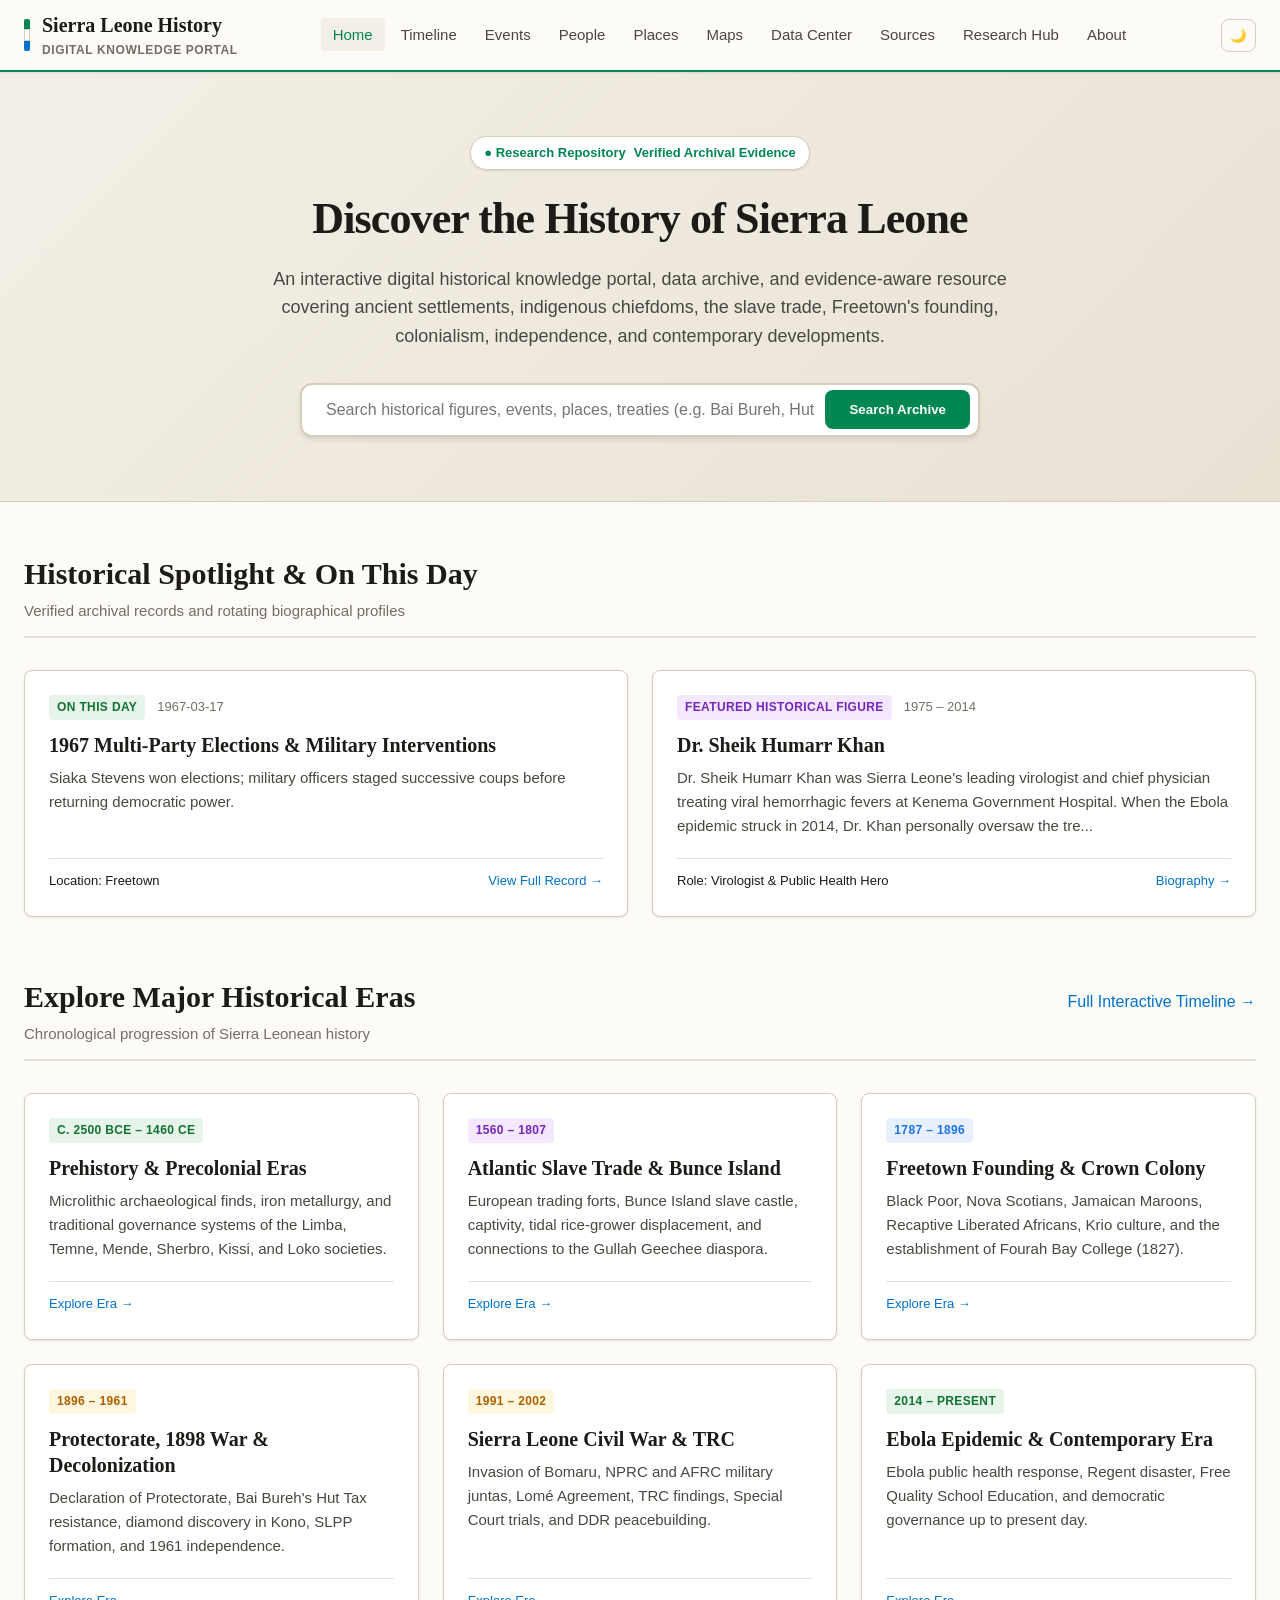
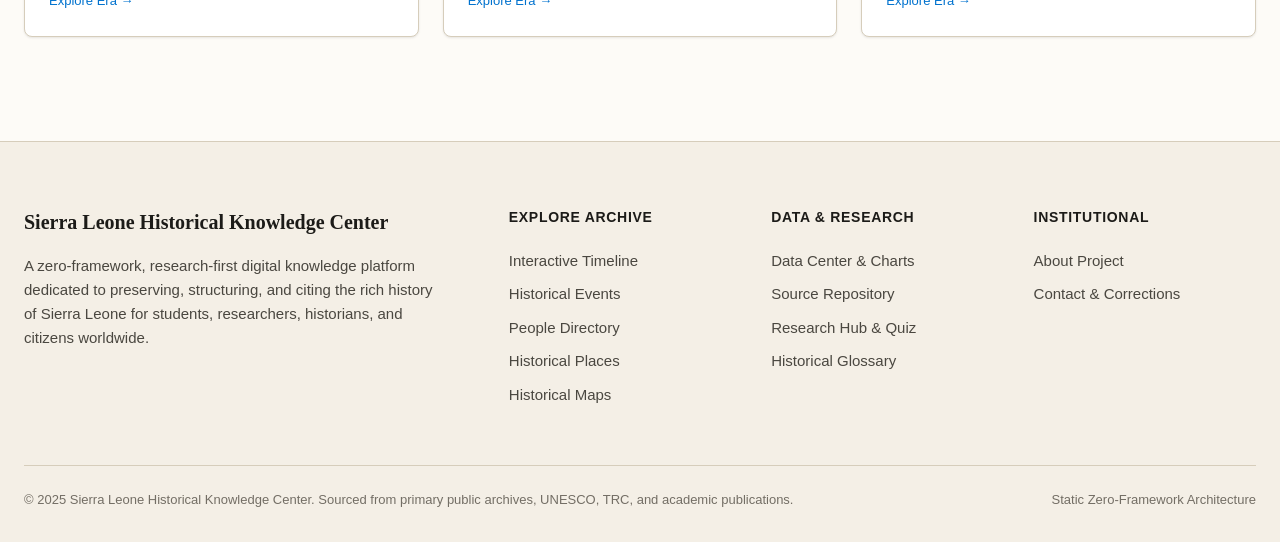
<file: index.html>
<!DOCTYPE html>
<html lang="en">
<head>
  <meta charset="UTF-8">
  <meta name="viewport" content="width=device-width, initial-scale=1.0">
  <title>Sierra Leone Historical Knowledge Center & Digital Archive</title>
  <meta name="description" content="Comprehensive research-oriented digital archive, historical data portal, timeline, and source library for the history of Sierra Leone.">
  <link rel="icon" href="assets/images/favicon.webp" type="image/webp">
  <link rel="stylesheet" href="css/style.css">
  <link rel="stylesheet" href="css/responsive.css">
  <link rel="stylesheet" href="css/print.css">
</head>
<body>
  <a href="#main-content" class="skip-link">Skip to main content</a>

  <header class="site-header">
    <div class="header-container">
      <a href="index.html" class="brand-logo">
        <div class="brand-flag-stripe">
          <span class="flag-green"></span>
          <span class="flag-white"></span>
          <span class="flag-blue"></span>
        </div>
        <div>
          <span>Sierra Leone History</span>
          <span class="brand-title-sub">Digital Knowledge Portal</span>
        </div>
      </a>

      <nav class="main-nav" id="main-nav">
        <ul class="nav-links">
          <li><a href="index.html" class="nav-link active">Home</a></li>
          <li><a href="timeline.html" class="nav-link">Timeline</a></li>
          <li><a href="events.html" class="nav-link">Events</a></li>
          <li><a href="people.html" class="nav-link">People</a></li>
          <li><a href="places.html" class="nav-link">Places</a></li>
          <li><a href="maps.html" class="nav-link">Maps</a></li>
          <li><a href="data.html" class="nav-link">Data Center</a></li>
          <li><a href="sources.html" class="nav-link">Sources</a></li>
          <li><a href="research.html" class="nav-link">Research Hub</a></li>
          <li><a href="about.html" class="nav-link">About</a></li>
        </ul>
      </nav>

      <div class="header-controls">
        <button id="theme-toggle-btn" class="btn-icon" aria-label="Toggle dark mode">🌙</button>
        <button id="mobile-nav-toggle" class="btn-icon mobile-nav-toggle" aria-label="Toggle navigation" aria-expanded="false">☰</button>
      </div>
    </div>
  </header>

  <section class="hero-section">
    <div class="hero-content">
      <div class="hero-badge">
        <span>● Research Repository</span>
        <span>Verified Archival Evidence</span>
      </div>
      <h1 class="hero-title">Discover the History of Sierra Leone</h1>
      <p class="hero-subtitle">An interactive digital historical knowledge portal, data archive, and evidence-aware resource covering ancient settlements, indigenous chiefdoms, the slave trade, Freetown's founding, colonialism, independence, and contemporary developments.</p>

      <div class="search-container">
        <form id="search-form" action="events.html" method="GET">
          <div class="search-input-wrapper">
            <input type="text" id="search-input" class="search-input" placeholder="Search historical figures, events, places, treaties (e.g. Bai Bureh, Hut Tax, Bunce Island)..." aria-label="Search historical record">
            <button type="submit" class="search-btn">Search Archive</button>
          </div>
        </form>
      </div>
    </div>
  </section>

  <main id="main-content" class="main-content">
    <div id="search-results-container"></div>

    <section style="margin-bottom: 3.5rem;">
      <div class="section-header">
        <div>
          <h2 class="section-title">Historical Spotlight & On This Day</h2>
          <span class="section-subtitle">Verified archival records and rotating biographical profiles</span>
        </div>
      </div>
      <div class="grid-2">
        <div id="on-this-day-card" class="card"></div>
        <div id="featured-spotlight-card" class="card"></div>
      </div>
    </section>

    <section style="margin-bottom: 3.5rem;">
      <div class="section-header">
        <div>
          <h2 class="section-title">Explore Major Historical Eras</h2>
          <span class="section-subtitle">Chronological progression of Sierra Leonean history</span>
        </div>
        <a href="timeline.html">Full Interactive Timeline →</a>
      </div>
      <div class="grid-3">
        <div class="card">
          <div class="card-meta"><span class="badge badge-primary">c. 2500 BCE – 1460 CE</span></div>
          <h3 class="card-title">Prehistory & Precolonial Eras</h3>
          <p class="card-body">Microlithic archaeological finds, iron metallurgy, and traditional governance systems of the Limba, Temne, Mende, Sherbro, Kissi, and Loko societies.</p>
          <div class="card-footer"><a href="timeline.html#prehistory">Explore Era →</a></div>
        </div>
        <div class="card">
          <div class="card-meta"><span class="badge badge-archival">1560 – 1807</span></div>
          <h3 class="card-title">Atlantic Slave Trade & Bunce Island</h3>
          <p class="card-body">European trading forts, Bunce Island slave castle, captivity, tidal rice-grower displacement, and connections to the Gullah Geechee diaspora.</p>
          <div class="card-footer"><a href="timeline.html#slave-trade">Explore Era →</a></div>
        </div>
        <div class="card">
          <div class="card-meta"><span class="badge badge-official">1787 – 1896</span></div>
          <h3 class="card-title">Freetown Founding & Crown Colony</h3>
          <p class="card-body">Black Poor, Nova Scotians, Jamaican Maroons, Recaptive Liberated Africans, Krio culture, and the establishment of Fourah Bay College (1827).</p>
          <div class="card-footer"><a href="timeline.html#freetown-founding">Explore Era →</a></div>
        </div>
        <div class="card">
          <div class="card-meta"><span class="badge badge-disputed">1896 – 1961</span></div>
          <h3 class="card-title">Protectorate, 1898 War & Decolonization</h3>
          <p class="card-body">Declaration of Protectorate, Bai Bureh's Hut Tax resistance, diamond discovery in Kono, SLPP formation, and 1961 independence.</p>
          <div class="card-footer"><a href="timeline.html#protectorate-era">Explore Era →</a></div>
        </div>
        <div class="card">
          <div class="card-meta"><span class="badge badge-disputed">1991 – 2002</span></div>
          <h3 class="card-title">Sierra Leone Civil War & TRC</h3>
          <p class="card-body">Invasion of Bomaru, NPRC and AFRC military juntas, Lomé Agreement, TRC findings, Special Court trials, and DDR peacebuilding.</p>
          <div class="card-footer"><a href="timeline.html#civil-war">Explore Era →</a></div>
        </div>
        <div class="card">
          <div class="card-meta"><span class="badge badge-primary">2014 – Present</span></div>
          <h3 class="card-title">Ebola Epidemic & Contemporary Era</h3>
          <p class="card-body">Ebola public health response, Regent disaster, Free Quality School Education, and democratic governance up to present day.</p>
          <div class="card-footer"><a href="timeline.html#contemporary">Explore Era →</a></div>
        </div>
      </div>
    </section>
  </main>

  <footer class="site-footer">
    <div class="footer-container">
      <div class="footer-col-about">
        <div class="footer-logo">Sierra Leone Historical Knowledge Center</div>
        <p>A zero-framework, research-first digital knowledge platform dedicated to preserving, structuring, and citing the rich history of Sierra Leone for students, researchers, historians, and citizens worldwide.</p>
      </div>
      <div>
        <h4 class="footer-title">Explore Archive</h4>
        <ul class="footer-links">
          <li><a href="timeline.html">Interactive Timeline</a></li>
          <li><a href="events.html">Historical Events</a></li>
          <li><a href="people.html">People Directory</a></li>
          <li><a href="places.html">Historical Places</a></li>
          <li><a href="maps.html">Historical Maps</a></li>
        </ul>
      </div>
      <div>
        <h4 class="footer-title">Data & Research</h4>
        <ul class="footer-links">
          <li><a href="data.html">Data Center & Charts</a></li>
          <li><a href="sources.html">Source Repository</a></li>
          <li><a href="research.html">Research Hub & Quiz</a></li>
          <li><a href="glossary.html">Historical Glossary</a></li>
        </ul>
      </div>
      <div>
        <h4 class="footer-title">Institutional</h4>
        <ul class="footer-links">
          <li><a href="about.html">About Project</a></li>
          <li><a href="contact.html">Contact & Corrections</a></li>
        </ul>
      </div>
    </div>
    <div class="footer-bottom">
      <span>© 2025 Sierra Leone Historical Knowledge Center. Sourced from primary public archives, UNESCO, TRC, and academic publications.</span>
      <span>Static Zero-Framework Architecture</span>
    </div>
  </footer>

  <script src="js/app.js"></script>
  <script src="js/search.js"></script>
</body>
</html>
</file>
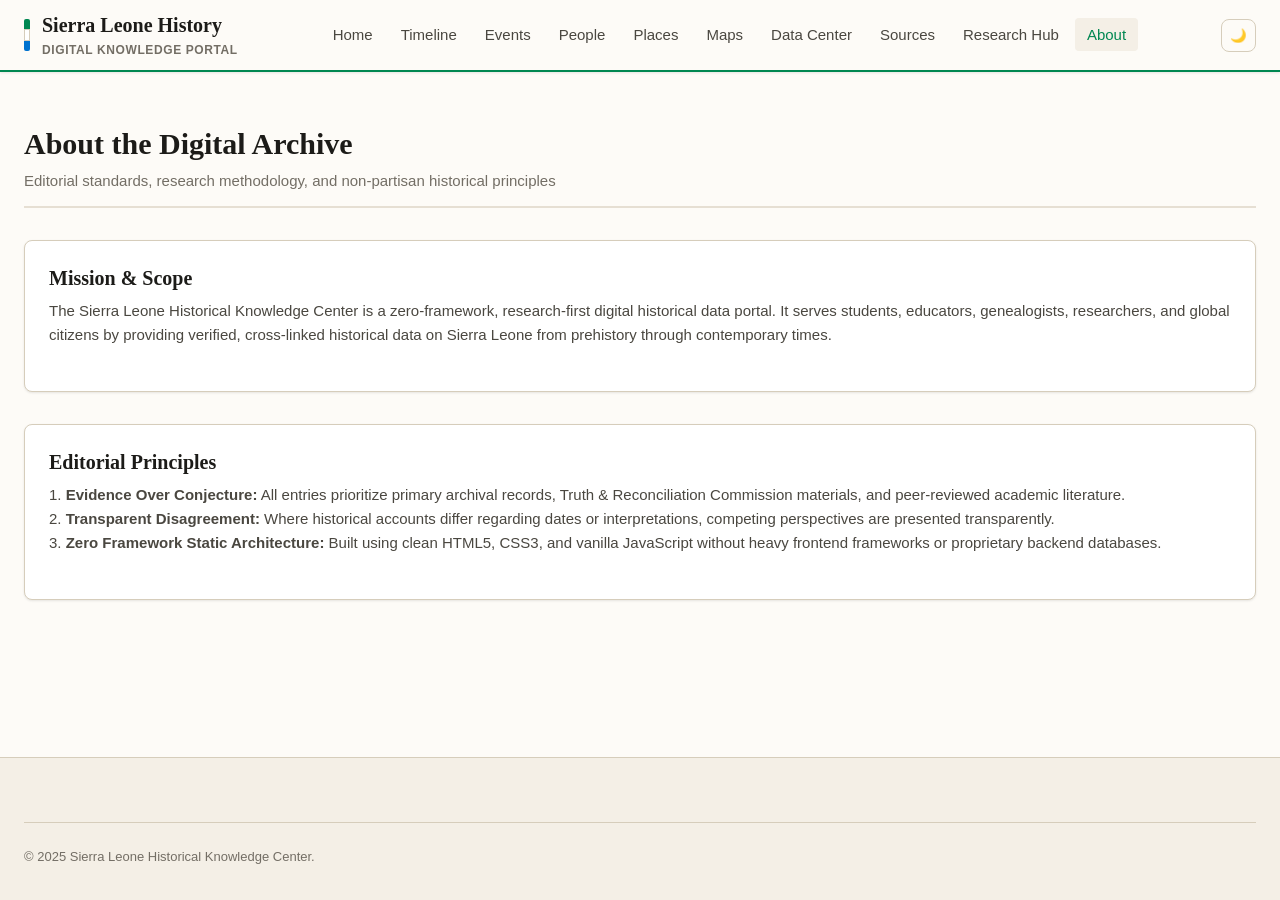
<file: about.html>
<!DOCTYPE html>
<html lang="en">
<head>
  <meta charset="UTF-8">
  <meta name="viewport" content="width=device-width, initial-scale=1.0">
  <title>About the Project — Sierra Leone History Archive</title>
  <link rel="stylesheet" href="css/style.css">
  <link rel="stylesheet" href="css/responsive.css">
  <link rel="stylesheet" href="css/print.css">
  <link rel="icon" href="assets/images/favicon.webp" type="image/webp">
</head>
<body>
  <header class="site-header">
    <div class="header-container">
      <a href="index.html" class="brand-logo">
        <div class="brand-flag-stripe">
          <span class="flag-green"></span>
          <span class="flag-white"></span>
          <span class="flag-blue"></span>
        </div>
        <div>
          <span>Sierra Leone History</span>
          <span class="brand-title-sub">Digital Knowledge Portal</span>
        </div>
      </a>
      <nav class="main-nav" id="main-nav">
        <ul class="nav-links">
          <li><a href="index.html" class="nav-link">Home</a></li>
          <li><a href="timeline.html" class="nav-link">Timeline</a></li>
          <li><a href="events.html" class="nav-link">Events</a></li>
          <li><a href="people.html" class="nav-link">People</a></li>
          <li><a href="places.html" class="nav-link">Places</a></li>
          <li><a href="maps.html" class="nav-link">Maps</a></li>
          <li><a href="data.html" class="nav-link">Data Center</a></li>
          <li><a href="sources.html" class="nav-link">Sources</a></li>
          <li><a href="research.html" class="nav-link">Research Hub</a></li>
          <li><a href="about.html" class="nav-link active">About</a></li>
        </ul>
      </nav>
      <div class="header-controls">
        <button id="theme-toggle-btn" class="btn-icon">🌙</button>
        <button id="mobile-nav-toggle" class="btn-icon mobile-nav-toggle">☰</button>
      </div>
    </div>
  </header>

  <main class="main-content">
    <div class="section-header">
      <div>
        <h1 class="section-title">About the Digital Archive</h1>
        <span class="section-subtitle">Editorial standards, research methodology, and non-partisan historical principles</span>
      </div>
    </div>

    <div class="card" style="margin-bottom: 2rem;">
      <h3 class="card-title">Mission & Scope</h3>
      <p class="card-body">The Sierra Leone Historical Knowledge Center is a zero-framework, research-first digital historical data portal. It serves students, educators, genealogists, researchers, and global citizens by providing verified, cross-linked historical data on Sierra Leone from prehistory through contemporary times.</p>
    </div>

    <div class="card" style="margin-bottom: 2rem;">
      <h3 class="card-title">Editorial Principles</h3>
      <p class="card-body">
        1. <strong>Evidence Over Conjecture:</strong> All entries prioritize primary archival records, Truth & Reconciliation Commission materials, and peer-reviewed academic literature.<br>
        2. <strong>Transparent Disagreement:</strong> Where historical accounts differ regarding dates or interpretations, competing perspectives are presented transparently.<br>
        3. <strong>Zero Framework Static Architecture:</strong> Built using clean HTML5, CSS3, and vanilla JavaScript without heavy frontend frameworks or proprietary backend databases.
      </p>
    </div>
  </main>

  <footer class="site-footer">
    <div class="footer-bottom">
      <span>© 2025 Sierra Leone Historical Knowledge Center.</span>
    </div>
  </footer>

  <script src="js/app.js"></script>
</body>
</html>
</file>
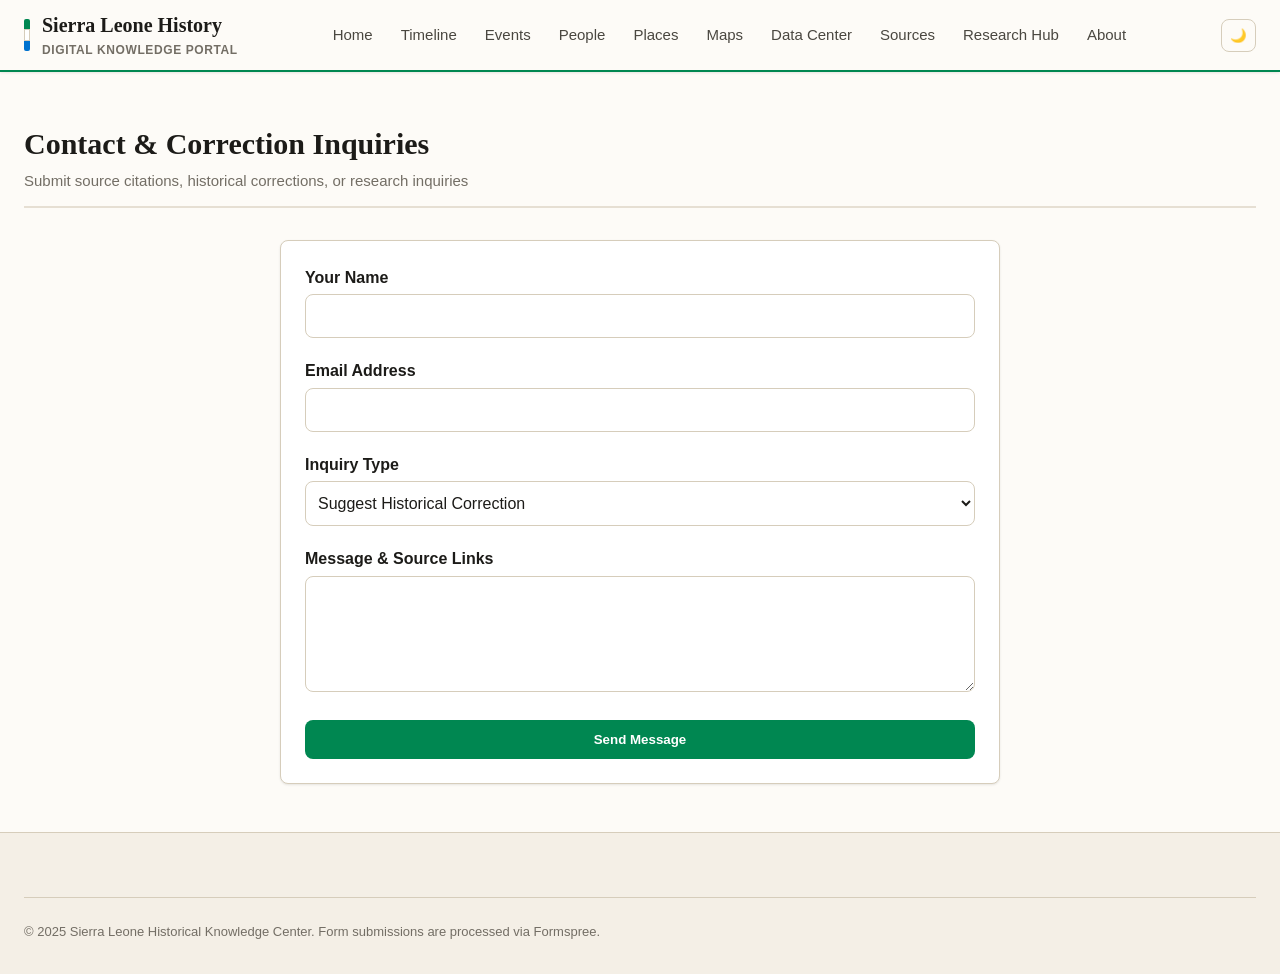
<file: contact.html>
<!DOCTYPE html>
<html lang="en">
<head>
  <meta charset="UTF-8">
  <meta name="viewport" content="width=device-width, initial-scale=1.0">
  <title>Contact & Research Inquiries — Sierra Leone History Archive</title>
  <link rel="stylesheet" href="css/style.css">
  <link rel="stylesheet" href="css/responsive.css">
  <link rel="stylesheet" href="css/print.css">
  <link rel="icon" href="assets/images/favicon.webp" type="image/webp">
</head>
<body>
  <header class="site-header">
    <div class="header-container">
      <a href="index.html" class="brand-logo">
        <div class="brand-flag-stripe">
          <span class="flag-green"></span>
          <span class="flag-white"></span>
          <span class="flag-blue"></span>
        </div>
        <div>
          <span>Sierra Leone History</span>
          <span class="brand-title-sub">Digital Knowledge Portal</span>
        </div>
      </a>
      <nav class="main-nav" id="main-nav">
        <ul class="nav-links">
          <li><a href="index.html" class="nav-link">Home</a></li>
          <li><a href="timeline.html" class="nav-link">Timeline</a></li>
          <li><a href="events.html" class="nav-link">Events</a></li>
          <li><a href="people.html" class="nav-link">People</a></li>
          <li><a href="places.html" class="nav-link">Places</a></li>
          <li><a href="maps.html" class="nav-link">Maps</a></li>
          <li><a href="data.html" class="nav-link">Data Center</a></li>
          <li><a href="sources.html" class="nav-link">Sources</a></li>
          <li><a href="research.html" class="nav-link">Research Hub</a></li>
          <li><a href="about.html" class="nav-link">About</a></li>
        </ul>
      </nav>
      <div class="header-controls">
        <button id="theme-toggle-btn" class="btn-icon">🌙</button>
        <button id="mobile-nav-toggle" class="btn-icon mobile-nav-toggle">☰</button>
      </div>
    </div>
  </header>

  <main class="main-content">
    <div class="section-header">
      <div>
        <h1 class="section-title">Contact & Correction Inquiries</h1>
        <span class="section-subtitle">Submit source citations, historical corrections, or research inquiries</span>
      </div>
    </div>

    <div class="card" style="max-width: 720px; margin: 0 auto;">
      <form action="https://formspree.io/f/YOUR_FORMSPREE_ID" method="POST" style="display: flex; flex-direction: column; gap: 1.25rem;">
        <div>
          <label for="name" style="display: block; font-weight: 600; margin-bottom: 0.25rem;">Your Name</label>
          <input type="text" id="name" name="name" required class="search-input" style="border: 1px solid var(--border-color); width: 100%; border-radius: var(--radius-md);">
        </div>
        <div>
          <label for="email" style="display: block; font-weight: 600; margin-bottom: 0.25rem;">Email Address</label>
          <input type="email" id="email" name="email" required class="search-input" style="border: 1px solid var(--border-color); width: 100%; border-radius: var(--radius-md);">
        </div>
        <div>
          <label for="subject" style="display: block; font-weight: 600; margin-bottom: 0.25rem;">Inquiry Type</label>
          <select id="subject" name="subject" class="search-input" style="border: 1px solid var(--border-color); width: 100%; border-radius: var(--radius-md);">
            <option value="correction">Suggest Historical Correction</option>
            <option value="source">Provide Primary Source Citation</option>
            <option value="general">General Research Inquiry</option>
          </select>
        </div>
        <div>
          <label for="message" style="display: block; font-weight: 600; margin-bottom: 0.25rem;">Message & Source Links</label>
          <textarea id="message" name="message" rows="5" required class="search-input" style="border: 1px solid var(--border-color); width: 100%; border-radius: var(--radius-md); font-family: var(--font-sans);"></textarea>
        </div>
        <button type="submit" class="search-btn">Send Message</button>
      </form>
    </div>
  </main>

  <footer class="site-footer">
    <div class="footer-bottom">
      <span>© 2025 Sierra Leone Historical Knowledge Center. Form submissions are processed via Formspree.</span>
    </div>
  </footer>

  <script src="js/app.js"></script>
</body>
</html>
</file>
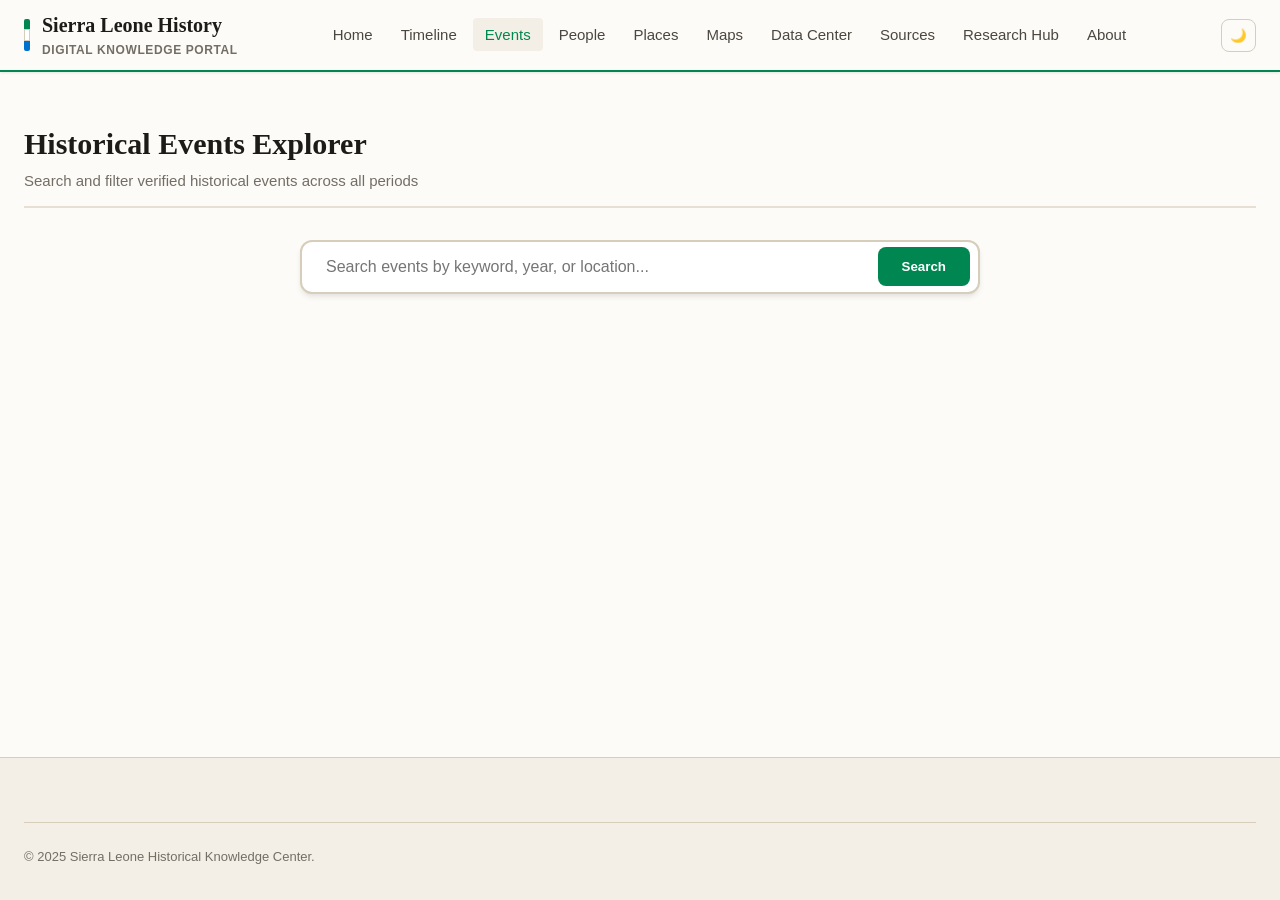
<file: events.html>
<!DOCTYPE html>
<html lang="en">
<head>
  <meta charset="UTF-8">
  <meta name="viewport" content="width=device-width, initial-scale=1.0">
  <title>Historical Events Explorer — Sierra Leone History Archive</title>
  <link rel="stylesheet" href="css/style.css">
  <link rel="stylesheet" href="css/responsive.css">
  <link rel="stylesheet" href="css/print.css">
  <link rel="icon" href="assets/images/favicon.webp" type="image/webp">
</head>
<body>
  <header class="site-header">
    <div class="header-container">
      <a href="index.html" class="brand-logo">
        <div class="brand-flag-stripe">
          <span class="flag-green"></span>
          <span class="flag-white"></span>
          <span class="flag-blue"></span>
        </div>
        <div>
          <span>Sierra Leone History</span>
          <span class="brand-title-sub">Digital Knowledge Portal</span>
        </div>
      </a>
      <nav class="main-nav" id="main-nav">
        <ul class="nav-links">
          <li><a href="index.html" class="nav-link">Home</a></li>
          <li><a href="timeline.html" class="nav-link">Timeline</a></li>
          <li><a href="events.html" class="nav-link active">Events</a></li>
          <li><a href="people.html" class="nav-link">People</a></li>
          <li><a href="places.html" class="nav-link">Places</a></li>
          <li><a href="maps.html" class="nav-link">Maps</a></li>
          <li><a href="data.html" class="nav-link">Data Center</a></li>
          <li><a href="sources.html" class="nav-link">Sources</a></li>
          <li><a href="research.html" class="nav-link">Research Hub</a></li>
          <li><a href="about.html" class="nav-link">About</a></li>
        </ul>
      </nav>
      <div class="header-controls">
        <button id="theme-toggle-btn" class="btn-icon">🌙</button>
        <button id="mobile-nav-toggle" class="btn-icon mobile-nav-toggle">☰</button>
      </div>
    </div>
  </header>

  <main class="main-content">
    <div class="section-header">
      <div>
        <h1 class="section-title">Historical Events Explorer</h1>
        <span class="section-subtitle">Search and filter verified historical events across all periods</span>
      </div>
    </div>

    <div class="search-container" style="margin-bottom: 2rem;">
      <form id="search-form" onsubmit="event.preventDefault();">
        <div class="search-input-wrapper">
          <input type="text" id="search-input" class="search-input" placeholder="Search events by keyword, year, or location...">
          <button type="submit" class="search-btn">Search</button>
        </div>
      </form>
    </div>

    <div id="search-results-container"></div>
  </main>

  <footer class="site-footer">
    <div class="footer-bottom">
      <span>© 2025 Sierra Leone Historical Knowledge Center.</span>
    </div>
  </footer>

  <script src="js/app.js"></script>
  <script src="js/search.js"></script>
</body>
</html>
</file>
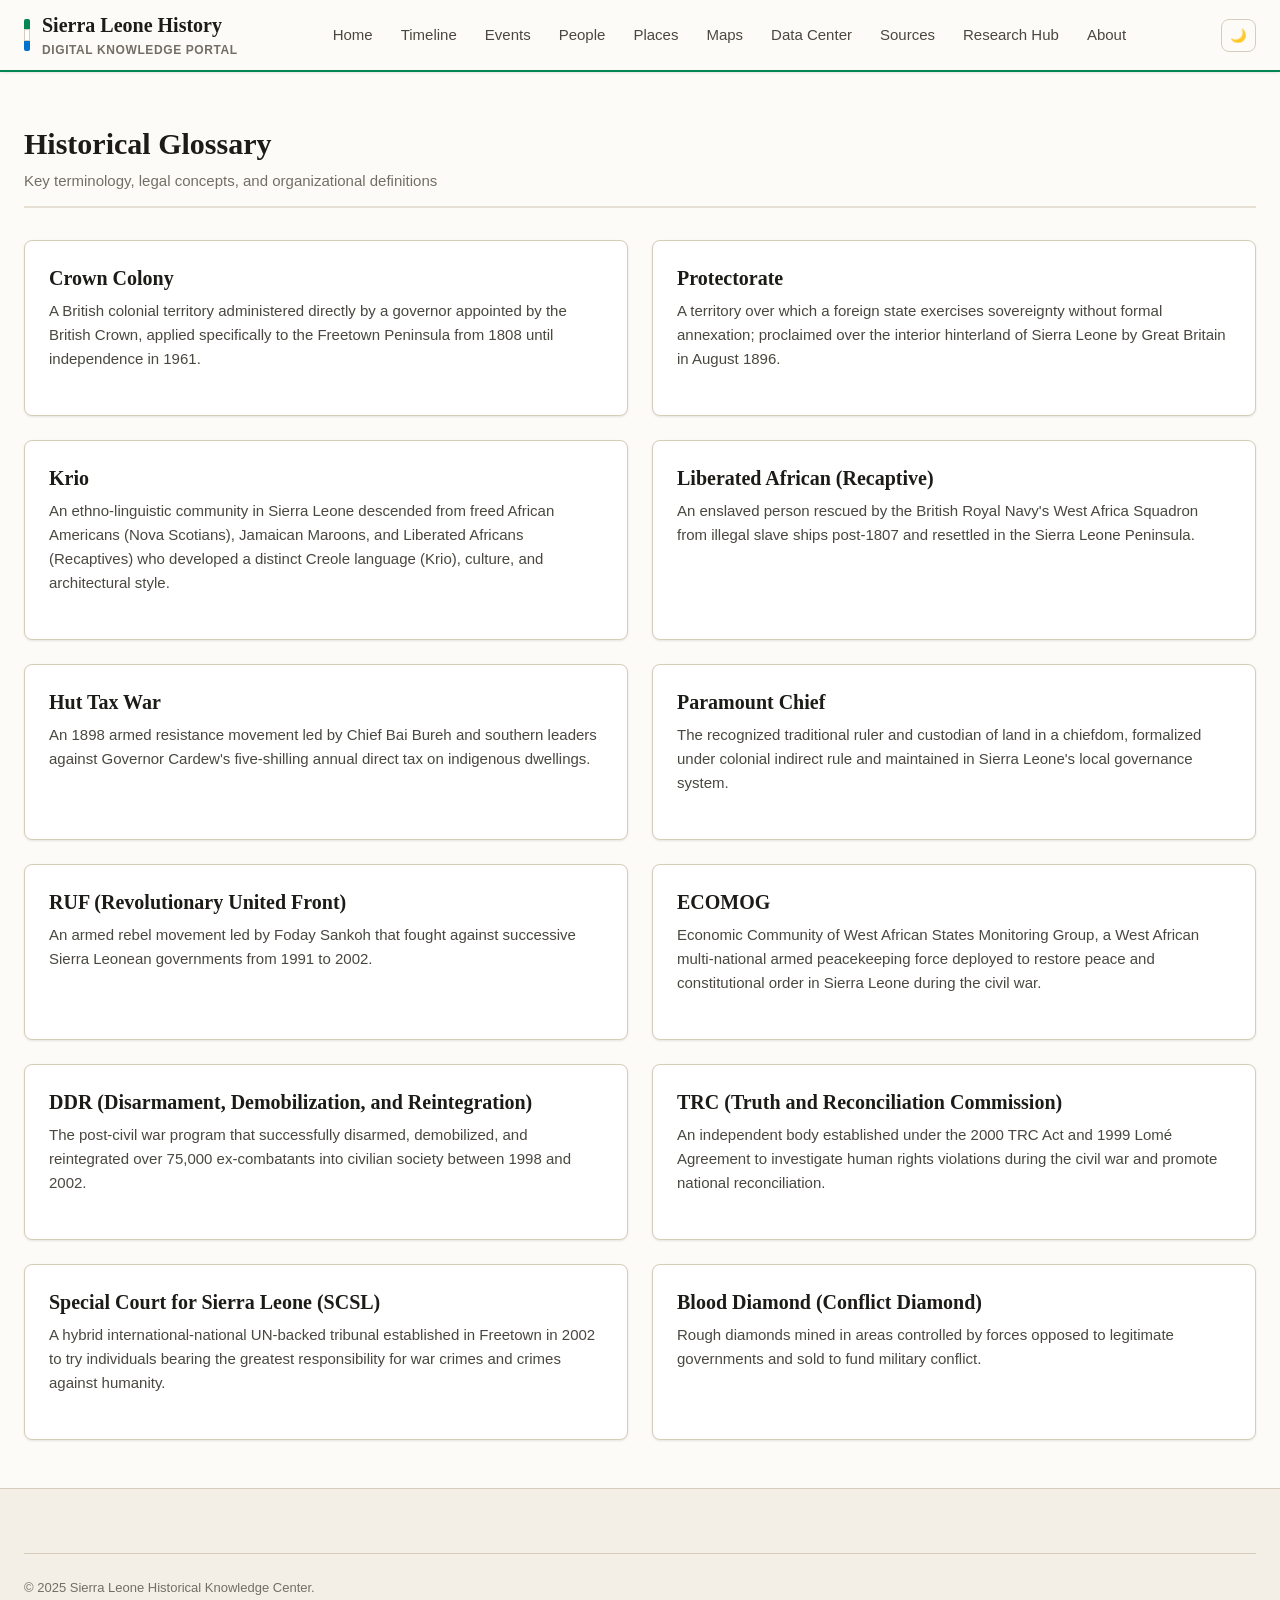
<file: glossary.html>
<!DOCTYPE html>
<html lang="en">
<head>
  <meta charset="UTF-8">
  <meta name="viewport" content="width=device-width, initial-scale=1.0">
  <title>Historical Glossary — Sierra Leone History Archive</title>
  <link rel="stylesheet" href="css/style.css">
  <link rel="stylesheet" href="css/responsive.css">
  <link rel="stylesheet" href="css/print.css">
  <link rel="icon" href="assets/images/favicon.webp" type="image/webp">
</head>
<body>
  <header class="site-header">
    <div class="header-container">
      <a href="index.html" class="brand-logo">
        <div class="brand-flag-stripe">
          <span class="flag-green"></span>
          <span class="flag-white"></span>
          <span class="flag-blue"></span>
        </div>
        <div>
          <span>Sierra Leone History</span>
          <span class="brand-title-sub">Digital Knowledge Portal</span>
        </div>
      </a>
      <nav class="main-nav" id="main-nav">
        <ul class="nav-links">
          <li><a href="index.html" class="nav-link">Home</a></li>
          <li><a href="timeline.html" class="nav-link">Timeline</a></li>
          <li><a href="events.html" class="nav-link">Events</a></li>
          <li><a href="people.html" class="nav-link">People</a></li>
          <li><a href="places.html" class="nav-link">Places</a></li>
          <li><a href="maps.html" class="nav-link">Maps</a></li>
          <li><a href="data.html" class="nav-link">Data Center</a></li>
          <li><a href="sources.html" class="nav-link">Sources</a></li>
          <li><a href="research.html" class="nav-link">Research Hub</a></li>
          <li><a href="about.html" class="nav-link">About</a></li>
        </ul>
      </nav>
      <div class="header-controls">
        <button id="theme-toggle-btn" class="btn-icon">🌙</button>
        <button id="mobile-nav-toggle" class="btn-icon mobile-nav-toggle">☰</button>
      </div>
    </div>
  </header>

  <main class="main-content">
    <div class="section-header">
      <div>
        <h1 class="section-title">Historical Glossary</h1>
        <span class="section-subtitle">Key terminology, legal concepts, and organizational definitions</span>
      </div>
    </div>

    <div class="grid-2" id="glossary-grid-container"></div>
  </main>

  <footer class="site-footer">
    <div class="footer-bottom">
      <span>© 2025 Sierra Leone Historical Knowledge Center.</span>
    </div>
  </footer>

  <script src="js/app.js"></script>
  <script>
    document.addEventListener('slDataLoaded', () => {
      const container = document.getElementById('glossary-grid-container');
      if (!container || !SLHistory.data.glossary) return;

      container.innerHTML = SLHistory.data.glossary.map(item => `
        <div class="card">
          <h3 class="card-title">${item.term}</h3>
          <p class="card-body">${item.definition}</p>
        </div>
      `).join('');
    });
  </script>
</body>
</html>
</file>
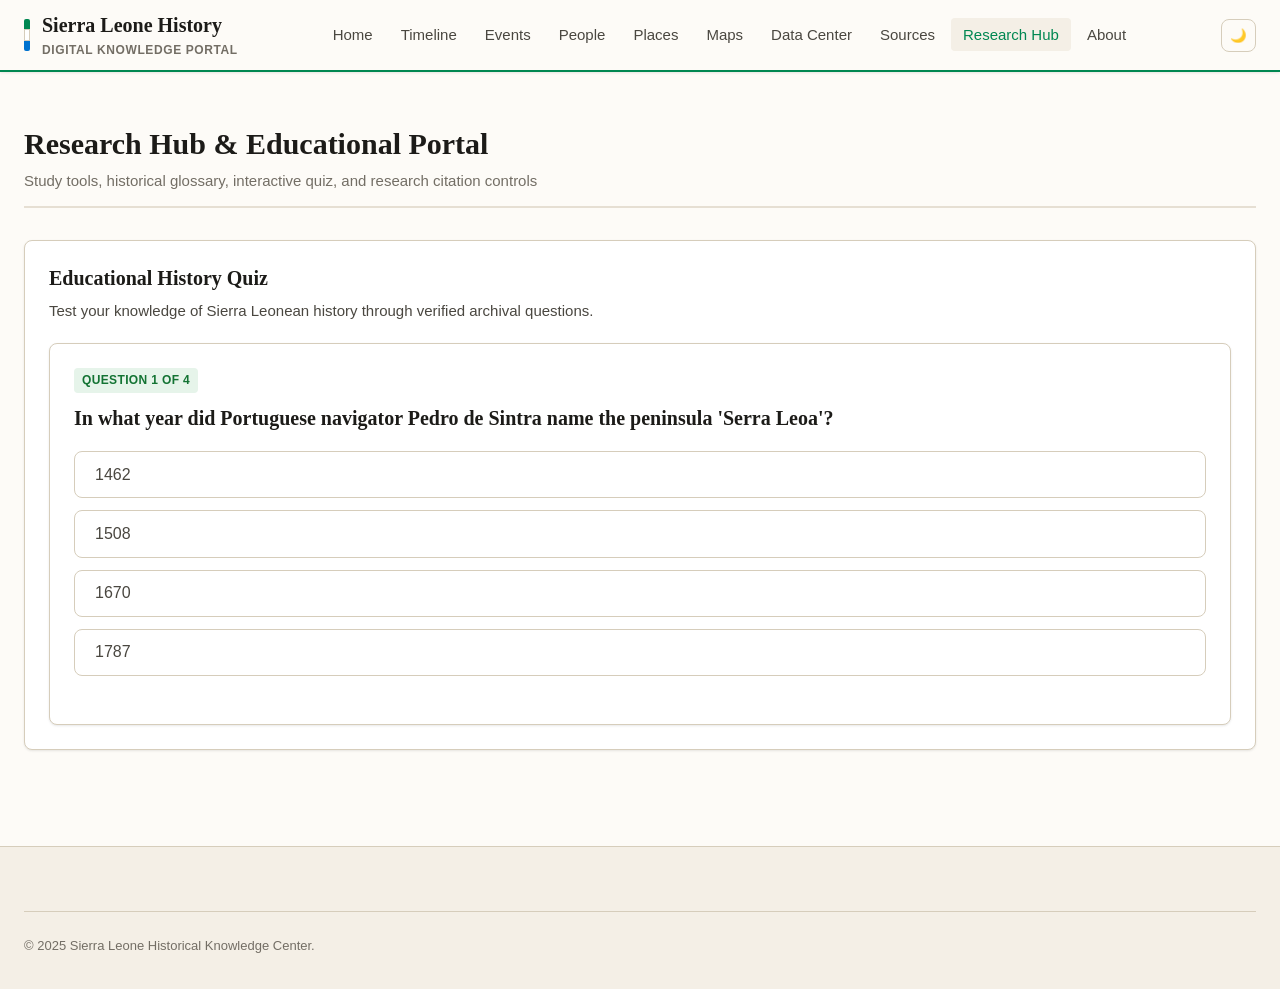
<file: research.html>
<!DOCTYPE html>
<html lang="en">
<head>
  <meta charset="UTF-8">
  <meta name="viewport" content="width=device-width, initial-scale=1.0">
  <title>Research Hub & Educational Portal — Sierra Leone History Archive</title>
  <link rel="stylesheet" href="css/style.css">
  <link rel="stylesheet" href="css/responsive.css">
  <link rel="stylesheet" href="css/print.css">
  <link rel="icon" href="assets/images/favicon.webp" type="image/webp">
</head>
<body>
  <header class="site-header">
    <div class="header-container">
      <a href="index.html" class="brand-logo">
        <div class="brand-flag-stripe">
          <span class="flag-green"></span>
          <span class="flag-white"></span>
          <span class="flag-blue"></span>
        </div>
        <div>
          <span>Sierra Leone History</span>
          <span class="brand-title-sub">Digital Knowledge Portal</span>
        </div>
      </a>
      <nav class="main-nav" id="main-nav">
        <ul class="nav-links">
          <li><a href="index.html" class="nav-link">Home</a></li>
          <li><a href="timeline.html" class="nav-link">Timeline</a></li>
          <li><a href="events.html" class="nav-link">Events</a></li>
          <li><a href="people.html" class="nav-link">People</a></li>
          <li><a href="places.html" class="nav-link">Places</a></li>
          <li><a href="maps.html" class="nav-link">Maps</a></li>
          <li><a href="data.html" class="nav-link">Data Center</a></li>
          <li><a href="sources.html" class="nav-link">Sources</a></li>
          <li><a href="research.html" class="nav-link active">Research Hub</a></li>
          <li><a href="about.html" class="nav-link">About</a></li>
        </ul>
      </nav>
      <div class="header-controls">
        <button id="theme-toggle-btn" class="btn-icon">🌙</button>
        <button id="mobile-nav-toggle" class="btn-icon mobile-nav-toggle">☰</button>
      </div>
    </div>
  </header>

  <main class="main-content">
    <div class="section-header">
      <div>
        <h1 class="section-title">Research Hub & Educational Portal</h1>
        <span class="section-subtitle">Study tools, historical glossary, interactive quiz, and research citation controls</span>
      </div>
    </div>

    <section style="margin-bottom: 3rem;">
      <div class="card" style="margin-bottom: 2rem;">
        <h3 class="card-title">Educational History Quiz</h3>
        <p class="card-body">Test your knowledge of Sierra Leonean history through verified archival questions.</p>
        <div id="quiz-container"></div>
      </div>
    </section>
  </main>

  <footer class="site-footer">
    <div class="footer-bottom">
      <span>© 2025 Sierra Leone Historical Knowledge Center.</span>
    </div>
  </footer>

  <script src="js/app.js"></script>
  <script src="js/quiz.js"></script>
</body>
</html>
</file>
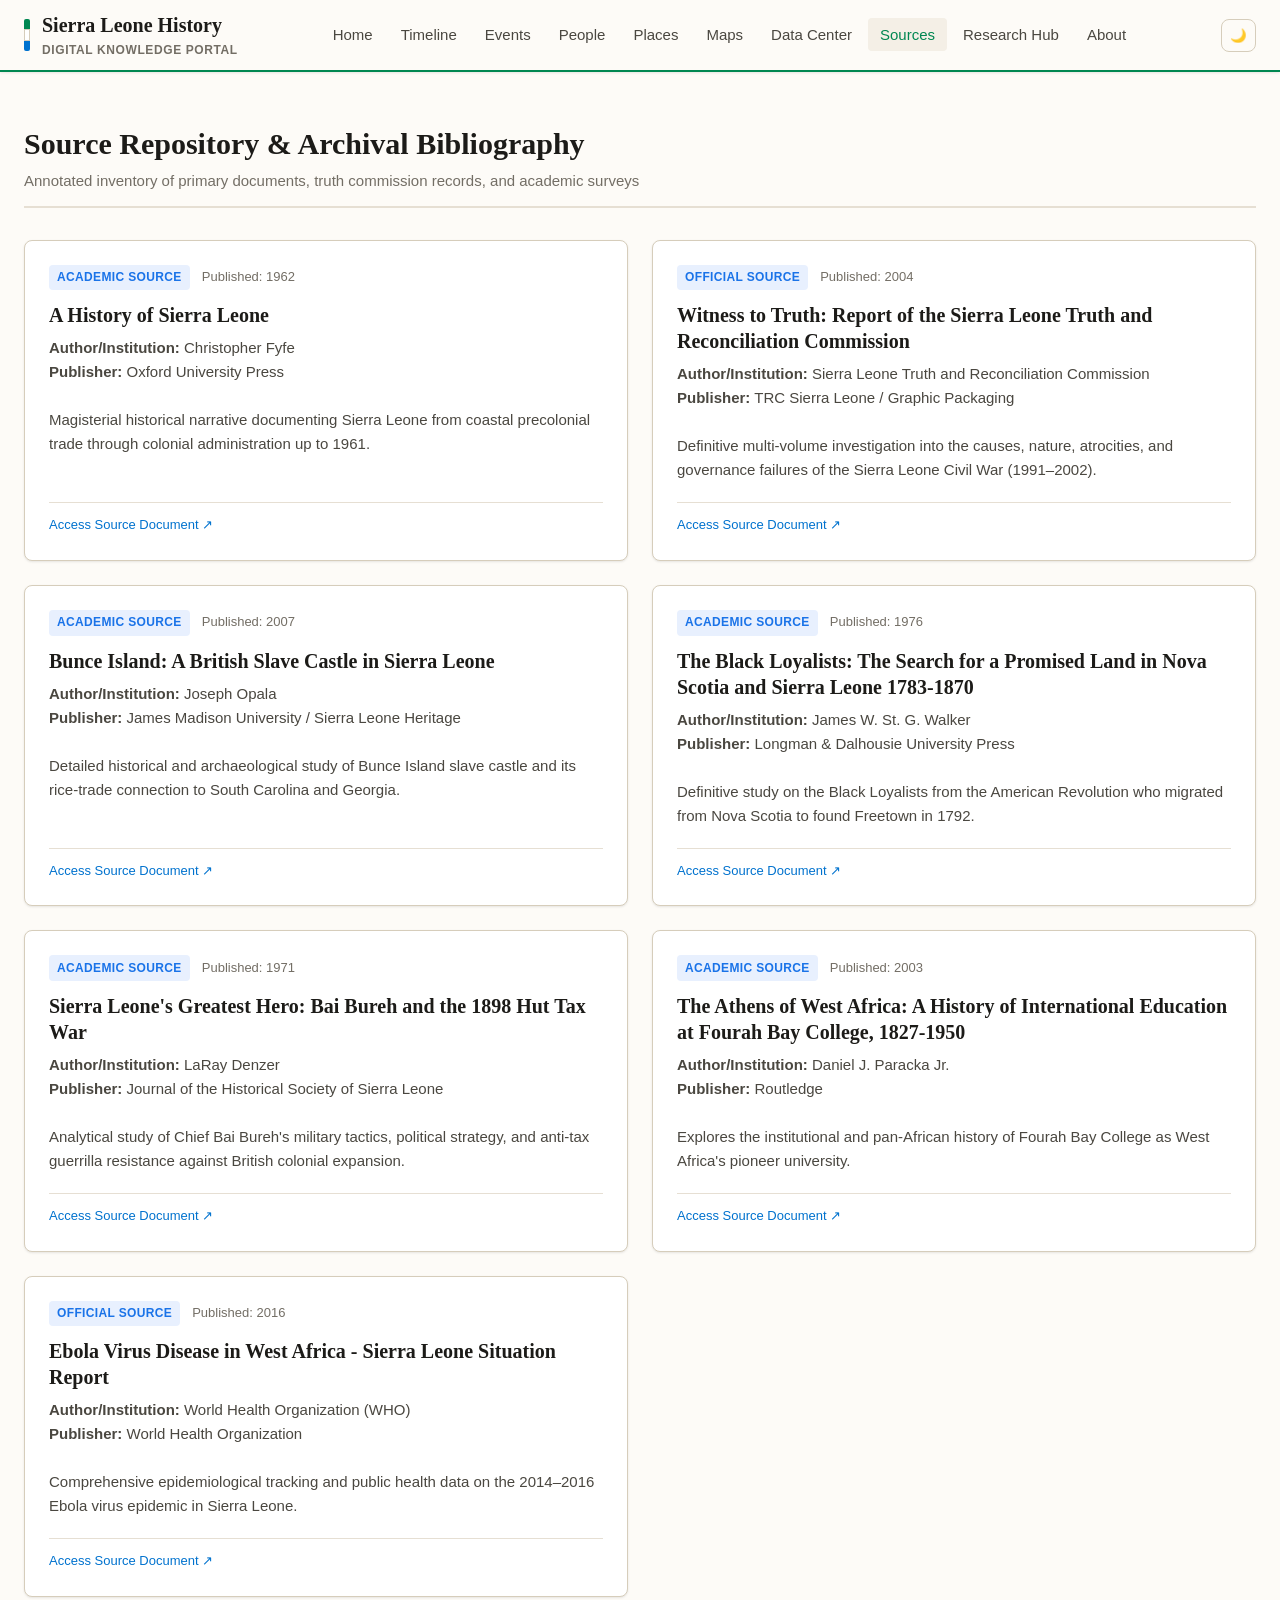
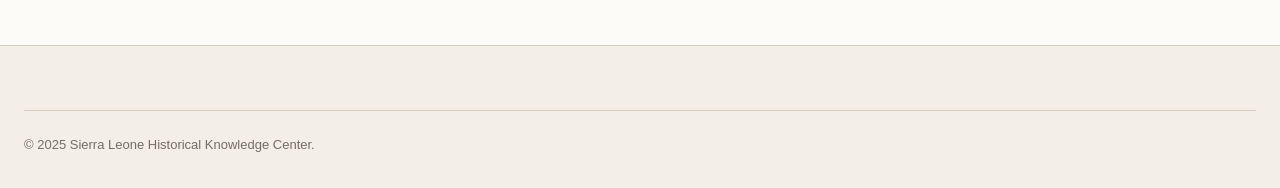
<file: sources.html>
<!DOCTYPE html>
<html lang="en">
<head>
  <meta charset="UTF-8">
  <meta name="viewport" content="width=device-width, initial-scale=1.0">
  <title>Source Repository & Archival Bibliography — Sierra Leone History Archive</title>
  <link rel="stylesheet" href="css/style.css">
  <link rel="stylesheet" href="css/responsive.css">
  <link rel="stylesheet" href="css/print.css">
  <link rel="icon" href="assets/images/favicon.webp" type="image/webp">
</head>
<body>
  <header class="site-header">
    <div class="header-container">
      <a href="index.html" class="brand-logo">
        <div class="brand-flag-stripe">
          <span class="flag-green"></span>
          <span class="flag-white"></span>
          <span class="flag-blue"></span>
        </div>
        <div>
          <span>Sierra Leone History</span>
          <span class="brand-title-sub">Digital Knowledge Portal</span>
        </div>
      </a>
      <nav class="main-nav" id="main-nav">
        <ul class="nav-links">
          <li><a href="index.html" class="nav-link">Home</a></li>
          <li><a href="timeline.html" class="nav-link">Timeline</a></li>
          <li><a href="events.html" class="nav-link">Events</a></li>
          <li><a href="people.html" class="nav-link">People</a></li>
          <li><a href="places.html" class="nav-link">Places</a></li>
          <li><a href="maps.html" class="nav-link">Maps</a></li>
          <li><a href="data.html" class="nav-link">Data Center</a></li>
          <li><a href="sources.html" class="nav-link active">Sources</a></li>
          <li><a href="research.html" class="nav-link">Research Hub</a></li>
          <li><a href="about.html" class="nav-link">About</a></li>
        </ul>
      </nav>
      <div class="header-controls">
        <button id="theme-toggle-btn" class="btn-icon">🌙</button>
        <button id="mobile-nav-toggle" class="btn-icon mobile-nav-toggle">☰</button>
      </div>
    </div>
  </header>

  <main class="main-content">
    <div class="section-header">
      <div>
        <h1 class="section-title">Source Repository & Archival Bibliography</h1>
        <span class="section-subtitle">Annotated inventory of primary documents, truth commission records, and academic surveys</span>
      </div>
    </div>

    <div class="grid-2" id="sources-grid-container"></div>
  </main>

  <footer class="site-footer">
    <div class="footer-bottom">
      <span>© 2025 Sierra Leone Historical Knowledge Center.</span>
    </div>
  </footer>

  <script src="js/app.js"></script>
  <script>
    document.addEventListener('slDataLoaded', () => {
      const container = document.getElementById('sources-grid-container');
      if (!container || !SLHistory.data.sources) return;

      container.innerHTML = SLHistory.data.sources.map(src => `
        <div class="card" id="${src.id}">
          <div class="card-meta">
            <span class="badge badge-official">${src.credibility}</span>
            <span>Published: ${src.year}</span>
          </div>
          <h3 class="card-title">${src.title}</h3>
          <p class="card-body">
            <strong>Author/Institution:</strong> ${src.author}<br>
            <strong>Publisher:</strong> ${src.publisher}<br><br>
            ${src.notes}
          </p>
          <div class="card-footer">
            <a href="${src.url}" target="_blank" rel="noopener noreferrer">Access Source Document ↗</a>
          </div>
        </div>
      `).join('');
    });
  </script>
</body>
</html>
</file>
<file: css/style.css>
/* ==========================================================================
   SIERRA LEONE HISTORICAL KNOWLEDGE CENTER & DATA PORTAL
   Design System - Pure CSS3
   ========================================================================== */

:root {
  /* Sierra Leone Identity & Archival Color Palette */
  --color-emerald: #008751;       /* Sierra Leone Flag Green */
  --color-emerald-dark: #005a36;
  --color-cerulean: #0072ce;      /* Sierra Leone Flag Blue */
  --color-cerulean-dark: #004d8c;
  --color-gold: #d4af37;          /* Mineral & Heritage Gold */
  --color-gold-light: #f7e8a4;

  /* Archival Parchment Neutral Tones (Light Mode) */
  --bg-primary: #fdfbf7;
  --bg-secondary: #f4efe6;
  --bg-tertiary: #e8e2d5;
  --bg-card: #ffffff;
  --bg-card-hover: #faf8f3;
  --border-color: #d6cdbb;
  --border-color-light: #e6dfd3;

  --text-primary: #1c1b18;
  --text-secondary: #4a4740;
  --text-muted: #736e65;
  --text-inverse: #ffffff;

  /* Credibility & Status Indicators */
  --badge-primary-bg: #e6f4ea;
  --badge-primary-text: #137333;
  --badge-official-bg: #e8f0fe;
  --badge-official-text: #1a73e8;
  --badge-disputed-bg: #fef7e0;
  --badge-disputed-text: #b06000;
  --badge-archival-bg: #f3e8fd;
  --badge-archival-text: #7627bb;

  /* Typography */
  --font-serif: 'Georgia', 'Times New Roman', serif;
  --font-sans: -apple-system, BlinkMacSystemFont, "Segoe UI", Roboto, Helvetica, Arial, sans-serif;
  --font-mono: "SFMono-Regular", Consolas, "Liberation Mono", Menlo, monospace;

  /* Layout & Spacing */
  --max-width: 1280px;
  --max-width-narrow: 900px;
  --header-height: 72px;
  --radius-sm: 4px;
  --radius-md: 8px;
  --radius-lg: 12px;
  --shadow-sm: 0 1px 3px rgba(0,0,0,0.06), 0 1px 2px rgba(0,0,0,0.04);
  --shadow-md: 0 4px 6px -1px rgba(0,0,0,0.08), 0 2px 4px -1px rgba(0,0,0,0.04);
  --shadow-lg: 0 10px 15px -3px rgba(0,0,0,0.1), 0 4px 6px -2px rgba(0,0,0,0.05);
  --transition-fast: 0.15s ease;
  --transition-normal: 0.25s ease;
}

/* Dark Mode Theme Overrides */
[data-theme="dark"] {
  --bg-primary: #121417;
  --bg-secondary: #1a1d24;
  --bg-tertiary: #242832;
  --bg-card: #1d212a;
  --bg-card-hover: #262b37;
  --border-color: #323846;
  --border-color-light: #282d38;

  --text-primary: #f0f2f5;
  --text-secondary: #b0b8c6;
  --text-muted: #7e889b;
  --text-inverse: #121417;

  --badge-primary-bg: #06391d;
  --badge-primary-text: #81c995;
  --badge-official-bg: #0d2e5c;
  --badge-official-text: #8ab4f8;
  --badge-disputed-bg: #3c2d00;
  --badge-disputed-text: #fdd663;
  --badge-archival-bg: #301847;
  --badge-archival-text: #d7aefb;

  --shadow-sm: 0 1px 3px rgba(0,0,0,0.3);
  --shadow-md: 0 4px 6px rgba(0,0,0,0.4);
  --shadow-lg: 0 10px 15px rgba(0,0,0,0.5);
}

/* Global Reset & Base Styles */
*, *::before, *::after {
  box-sizing: border-box;
  margin: 0;
  padding: 0;
}

html {
  font-size: 16px;
  scroll-behavior: smooth;
  text-size-adjust: 100%;
}

body {
  font-family: var(--font-sans);
  background-color: var(--bg-primary);
  color: var(--text-primary);
  line-height: 1.6;
  min-height: 100vh;
  display: flex;
  flex-direction: column;
  transition: background-color var(--transition-normal), color var(--transition-normal);
}

/* Accessibility & Focus States */
a {
  color: var(--color-cerulean);
  text-decoration: none;
  transition: color var(--transition-fast);
}

a:hover {
  color: var(--color-cerulean-dark);
  text-decoration: underline;
}

:focus-visible {
  outline: 3px solid var(--color-gold);
  outline-offset: 2px;
}

.skip-link {
  position: absolute;
  top: -100px;
  left: 1rem;
  background: var(--color-emerald);
  color: white;
  padding: 0.75rem 1.25rem;
  z-index: 9999;
  border-radius: var(--radius-sm);
  font-weight: 600;
  transition: top var(--transition-fast);
}

.skip-link:focus {
  top: 1rem;
}

/* Header & Navigation System */
.site-header {
  position: sticky;
  top: 0;
  z-index: 1000;
  background-color: var(--bg-primary);
  border-bottom: 2px solid var(--color-emerald);
  box-shadow: var(--shadow-sm);
  height: var(--header-height);
}

.header-container {
  max-width: var(--max-width);
  margin: 0 auto;
  padding: 0 1.5rem;
  height: 100%;
  display: flex;
  align-items: center;
  justify-content: space-between;
}

.brand-logo {
  display: flex;
  align-items: center;
  gap: 0.75rem;
  color: var(--text-primary);
  font-family: var(--font-serif);
  font-size: 1.25rem;
  font-weight: 700;
  text-decoration: none;
}

.brand-logo:hover {
  text-decoration: none;
}

.brand-flag-stripe {
  display: inline-flex;
  flex-direction: column;
  width: 6px;
  height: 32px;
  border-radius: 2px;
  overflow: hidden;
}

.brand-flag-stripe span {
  flex: 1;
}

.flag-green { background-color: var(--color-emerald); }
.flag-white { background-color: #ffffff; border: 0.5px solid var(--border-color); }
.flag-blue { background-color: var(--color-cerulean); }

.brand-title-sub {
  display: block;
  font-family: var(--font-sans);
  font-size: 0.75rem;
  font-weight: 600;
  color: var(--text-muted);
  text-transform: uppercase;
  letter-spacing: 0.05em;
}

.main-nav {
  display: flex;
  align-items: center;
  gap: 1.25rem;
}

.nav-links {
  display: flex;
  list-style: none;
  gap: 0.25rem;
}

.nav-link {
  padding: 0.5rem 0.75rem;
  color: var(--text-secondary);
  font-size: 0.9375rem;
  font-weight: 500;
  border-radius: var(--radius-sm);
  transition: all var(--transition-fast);
}

.nav-link:hover, .nav-link.active {
  color: var(--color-emerald);
  background-color: var(--bg-secondary);
  text-decoration: none;
}

.header-controls {
  display: flex;
  align-items: center;
  gap: 0.5rem;
}

.btn-icon {
  background: transparent;
  border: 1px solid var(--border-color);
  color: var(--text-secondary);
  padding: 0.5rem;
  border-radius: var(--radius-md);
  cursor: pointer;
  display: inline-flex;
  align-items: center;
  justify-content: center;
  transition: all var(--transition-fast);
}

.btn-icon:hover {
  background-color: var(--bg-secondary);
  color: var(--text-primary);
  border-color: var(--border-color-light);
}

/* Mobile Nav Toggle */
.mobile-nav-toggle {
  display: none;
}

/* Hero Section */
.hero-section {
  background: linear-gradient(135deg, var(--bg-secondary) 0%, var(--bg-tertiary) 100%);
  border-bottom: 1px solid var(--border-color);
  padding: 4rem 1.5rem;
  text-align: center;
  position: relative;
  overflow: hidden;
}

.hero-content {
  max-width: var(--max-width-narrow);
  margin: 0 auto;
  position: relative;
  z-index: 2;
}

.hero-badge {
  display: inline-flex;
  align-items: center;
  gap: 0.5rem;
  background-color: var(--bg-card);
  border: 1px solid var(--border-color);
  padding: 0.35rem 0.85rem;
  border-radius: 50px;
  font-size: 0.8125rem;
  font-weight: 600;
  color: var(--color-emerald);
  margin-bottom: 1.5rem;
  box-shadow: var(--shadow-sm);
}

.hero-title {
  font-family: var(--font-serif);
  font-size: 2.75rem;
  line-height: 1.15;
  font-weight: 800;
  color: var(--text-primary);
  margin-bottom: 1.25rem;
  letter-spacing: -0.02em;
}

.hero-subtitle {
  font-size: 1.125rem;
  color: var(--text-secondary);
  max-width: 750px;
  margin: 0 auto 2rem auto;
}

/* Search Bar Component */
.search-container {
  max-width: 680px;
  margin: 0 auto;
  position: relative;
}

.search-input-wrapper {
  display: flex;
  align-items: center;
  background-color: var(--bg-card);
  border: 2px solid var(--border-color);
  border-radius: var(--radius-lg);
  padding: 0.25rem 0.5rem 0.25rem 1rem;
  box-shadow: var(--shadow-md);
  transition: border-color var(--transition-fast);
}

.search-input-wrapper:focus-within {
  border-color: var(--color-emerald);
}

.search-input {
  flex: 1;
  border: none;
  background: transparent;
  padding: 0.75rem 0.5rem;
  font-size: 1rem;
  color: var(--text-primary);
  outline: none;
}

.search-btn {
  background-color: var(--color-emerald);
  color: white;
  border: none;
  padding: 0.75rem 1.5rem;
  border-radius: var(--radius-md);
  font-weight: 600;
  cursor: pointer;
  transition: background-color var(--transition-fast);
}

.search-btn:hover {
  background-color: var(--color-emerald-dark);
}

/* Main Layout Grid */
.main-content {
  flex: 1;
  max-width: var(--max-width);
  width: 100%;
  margin: 0 auto;
  padding: 3rem 1.5rem;
}

.section-header {
  display: flex;
  align-items: baseline;
  justify-content: space-between;
  margin-bottom: 2rem;
  border-bottom: 2px solid var(--border-color-light);
  padding-bottom: 0.75rem;
}

.section-title {
  font-family: var(--font-serif);
  font-size: 1.875rem;
  color: var(--text-primary);
  display: flex;
  align-items: center;
  gap: 0.75rem;
}

.section-subtitle {
  color: var(--text-muted);
  font-size: 0.9375rem;
}

/* Cards & Grid Layouts */
.grid-3 {
  display: grid;
  grid-template-columns: repeat(auto-fill, minmax(320px, 1fr));
  gap: 1.5rem;
}

.grid-2 {
  display: grid;
  grid-template-columns: repeat(auto-fill, minmax(420px, 1fr));
  gap: 1.5rem;
}

.card {
  background-color: var(--bg-card);
  border: 1px solid var(--border-color);
  border-radius: var(--radius-md);
  padding: 1.5rem;
  box-shadow: var(--shadow-sm);
  display: flex;
  flex-direction: column;
  transition: transform var(--transition-fast), box-shadow var(--transition-fast), border-color var(--transition-fast);
}

.card:hover {
  transform: translateY(-2px);
  box-shadow: var(--shadow-md);
  border-color: var(--color-emerald);
}

.card-meta {
  display: flex;
  align-items: center;
  gap: 0.75rem;
  font-size: 0.8125rem;
  color: var(--text-muted);
  margin-bottom: 0.75rem;
}

.card-title {
  font-family: var(--font-serif);
  font-size: 1.25rem;
  font-weight: 700;
  color: var(--text-primary);
  margin-bottom: 0.5rem;
  line-height: 1.3;
}

.card-body {
  font-size: 0.9375rem;
  color: var(--text-secondary);
  margin-bottom: 1.25rem;
  flex: 1;
}

.card-footer {
  display: flex;
  align-items: center;
  justify-content: space-between;
  border-top: 1px solid var(--border-color-light);
  padding-top: 0.75rem;
  margin-top: auto;
  font-size: 0.8125rem;
}

/* Badges & Credibility Indicators */
.badge {
  display: inline-flex;
  align-items: center;
  padding: 0.2rem 0.5rem;
  border-radius: var(--radius-sm);
  font-size: 0.75rem;
  font-weight: 600;
  text-transform: uppercase;
  letter-spacing: 0.03em;
}

.badge-primary { background: var(--badge-primary-bg); color: var(--badge-primary-text); }
.badge-official { background: var(--badge-official-bg); color: var(--badge-official-text); }
.badge-disputed { background: var(--badge-disputed-bg); color: var(--badge-disputed-text); }
.badge-archival { background: var(--badge-archival-bg); color: var(--badge-archival-text); }

/* Timeline Component */
.timeline-container {
  position: relative;
  padding-left: 2rem;
  margin: 2rem 0;
}

.timeline-container::before {
  content: '';
  position: absolute;
  top: 0;
  bottom: 0;
  left: 7px;
  width: 3px;
  background-color: var(--border-color);
}

.timeline-item {
  position: relative;
  margin-bottom: 2rem;
}

.timeline-marker {
  position: absolute;
  left: -2rem;
  top: 0.25rem;
  width: 17px;
  height: 17px;
  border-radius: 50%;
  background-color: var(--bg-card);
  border: 3px solid var(--color-emerald);
  z-index: 1;
}

.timeline-content {
  background: var(--bg-card);
  border: 1px solid var(--border-color);
  border-radius: var(--radius-md);
  padding: 1.25rem;
  box-shadow: var(--shadow-sm);
}

.timeline-year {
  font-weight: 700;
  color: var(--color-emerald);
  font-size: 1.125rem;
  margin-bottom: 0.25rem;
}

/* Footer Architecture */
.site-footer {
  background-color: var(--bg-secondary);
  border-top: 1px solid var(--border-color);
  padding: 4rem 1.5rem 2rem 1.5rem;
  margin-top: auto;
  font-size: 0.9375rem;
  color: var(--text-secondary);
}

.footer-container {
  max-width: var(--max-width);
  margin: 0 auto;
  display: grid;
  grid-template-columns: 2fr repeat(3, 1fr);
  gap: 2.5rem;
  margin-bottom: 3rem;
}

.footer-col-about {
  padding-right: 1.5rem;
}

.footer-logo {
  font-family: var(--font-serif);
  font-size: 1.25rem;
  font-weight: 700;
  color: var(--text-primary);
  margin-bottom: 1rem;
}

.footer-title {
  font-weight: 700;
  font-size: 0.875rem;
  text-transform: uppercase;
  letter-spacing: 0.05em;
  color: var(--text-primary);
  margin-bottom: 1.25rem;
}

.footer-links {
  list-style: none;
}

.footer-links li {
  margin-bottom: 0.6rem;
}

.footer-links a {
  color: var(--text-secondary);
}

.footer-links a:hover {
  color: var(--color-emerald);
}

.footer-bottom {
  max-width: var(--max-width);
  margin: 0 auto;
  border-top: 1px solid var(--border-color);
  padding-top: 1.5rem;
  display: flex;
  align-items: center;
  justify-content: space-between;
  font-size: 0.8125rem;
  color: var(--text-muted);
}

/* Modal UI */
.modal-overlay {
  position: fixed;
  top: 0;
  left: 0;
  right: 0;
  bottom: 0;
  background-color: rgba(0, 0, 0, 0.6);
  display: flex;
  align-items: center;
  justify-content: center;
  padding: 1.5rem;
  z-index: 2000;
  opacity: 0;
  pointer-events: none;
  transition: opacity var(--transition-fast);
}

.modal-overlay.open {
  opacity: 1;
  pointer-events: auto;
}

.modal-dialog {
  background-color: var(--bg-card);
  border: 1px solid var(--border-color);
  border-radius: var(--radius-lg);
  max-width: 800px;
  width: 100%;
  max-height: 90vh;
  overflow-y: auto;
  box-shadow: var(--shadow-lg);
  padding: 2rem;
  position: relative;
}

.modal-close-btn {
  position: absolute;
  top: 1rem;
  right: 1rem;
  background: transparent;
  border: none;
  font-size: 1.5rem;
  color: var(--text-muted);
  cursor: pointer;
}
</file>
<file: css/responsive.css>
/* ==========================================================================
   Responsive Stylesheet - Sierra Leone Historical Knowledge Center
   ========================================================================== */

/* Tablet Breakpoint (<= 1024px) */
@media screen and (max-width: 1024px) {
  .hero-title {
    font-size: 2.25rem;
  }

  .footer-container {
    grid-template-columns: 1fr 1fr;
    gap: 2rem;
  }

  .footer-col-about {
    grid-column: span 2;
  }
}

/* Mobile Breakpoint (<= 768px) */
@media screen and (max-width: 768px) {
  .site-header {
    height: 64px;
  }

  .header-container {
    padding: 0 1rem;
  }

  .main-nav {
    position: fixed;
    top: 64px;
    left: 0;
    right: 0;
    background-color: var(--bg-primary);
    border-bottom: 2px solid var(--border-color);
    padding: 1rem 1.5rem;
    flex-direction: column;
    align-items: stretch;
    box-shadow: var(--shadow-md);
    transform: translateY(-150%);
    transition: transform var(--transition-normal);
  }

  .main-nav.open {
    transform: translateY(0);
  }

  .nav-links {
    flex-direction: column;
    gap: 0.5rem;
  }

  .nav-link {
    padding: 0.75rem 1rem;
    font-size: 1rem;
  }

  .mobile-nav-toggle {
    display: inline-flex;
  }

  .hero-section {
    padding: 2.5rem 1rem;
  }

  .hero-title {
    font-size: 1.875rem;
  }

  .hero-subtitle {
    font-size: 1rem;
  }

  .grid-2, .grid-3 {
    grid-template-columns: 1fr;
  }

  .footer-container {
    grid-template-columns: 1fr;
    gap: 1.5rem;
  }

  .footer-col-about {
    grid-column: span 1;
  }

  .footer-bottom {
    flex-direction: column;
    gap: 0.75rem;
    text-align: center;
  }

  .timeline-container {
    padding-left: 1.25rem;
  }

  .timeline-container::before {
    left: 4px;
  }

  .timeline-marker {
    left: -1.25rem;
    width: 13px;
    height: 13px;
  }
}

/* Small Mobile (<= 480px) */
@media screen and (max-width: 480px) {
  .brand-title-sub {
    display: none;
  }

  .search-input-wrapper {
    flex-direction: column;
    gap: 0.5rem;
    padding: 0.75rem;
  }

  .search-btn {
    width: 100%;
  }
}
</file>
<file: css/print.css>
/* ==========================================================================
   Print Stylesheet - Sierra Leone Historical Knowledge Center
   ========================================================================== */

@media print {
  body {
    background: #ffffff !important;
    color: #000000 !important;
    font-size: 11pt;
    line-height: 1.4;
  }

  /* Hide interactive / non-printable elements */
  .site-header,
  .site-footer,
  .hero-section,
  .search-container,
  .btn-icon,
  .search-btn,
  .mobile-nav-toggle,
  .modal-overlay,
  .filter-bar,
  .skip-link {
    display: none !important;
  }

  .main-content {
    max-width: 100% !important;
    margin: 0 !important;
    padding: 0 !important;
  }

  .card, .timeline-content {
    border: 1px solid #999999 !important;
    box-shadow: none !important;
    page-break-inside: avoid;
    margin-bottom: 1rem;
    padding: 1rem !important;
  }

  a[href^="http"]::after {
    content: " (" attr(href) ")";
    font-size: 8pt;
    color: #555555;
  }

  .print-header {
    display: block !important;
    border-bottom: 2px solid #000;
    padding-bottom: 0.5rem;
    margin-bottom: 1.5rem;
  }

  .print-header h1 {
    font-family: Georgia, serif;
    font-size: 18pt;
  }

  .print-header p {
    font-size: 9pt;
    color: #444;
  }
}
</file>
